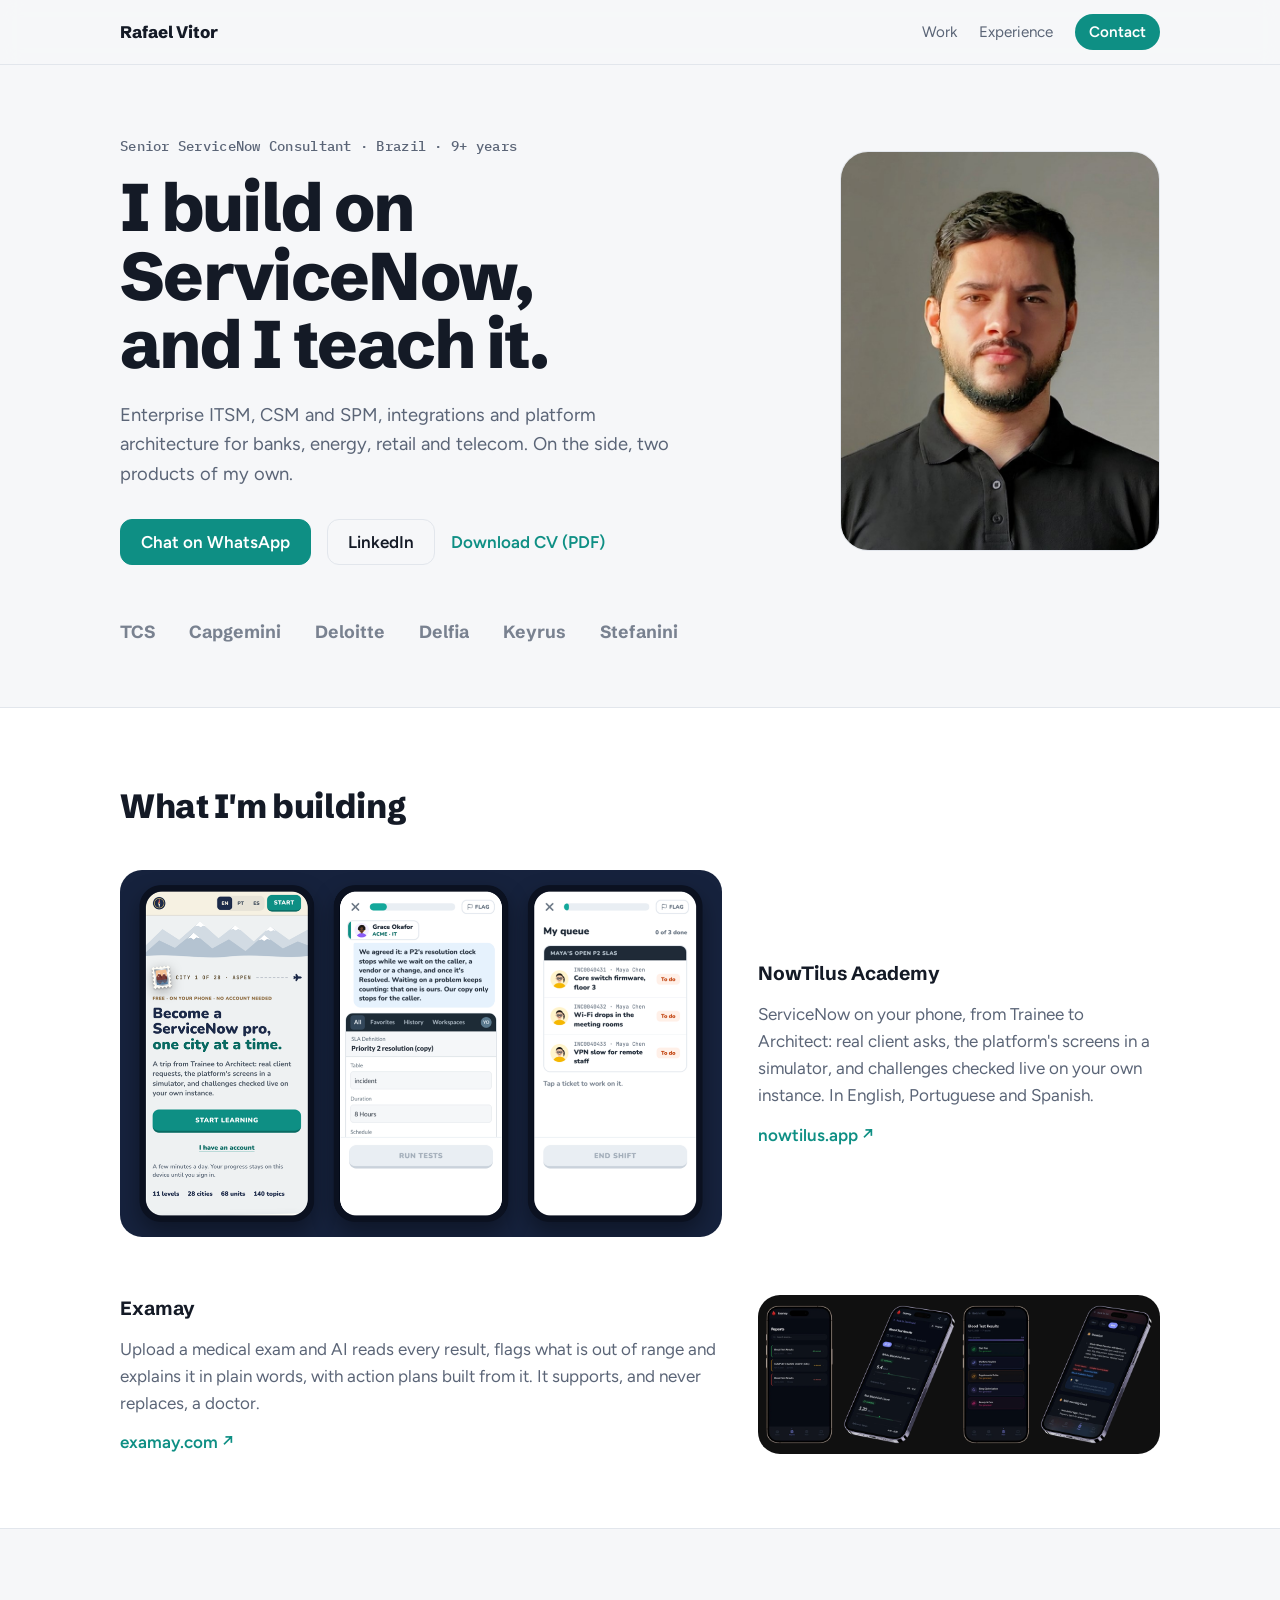
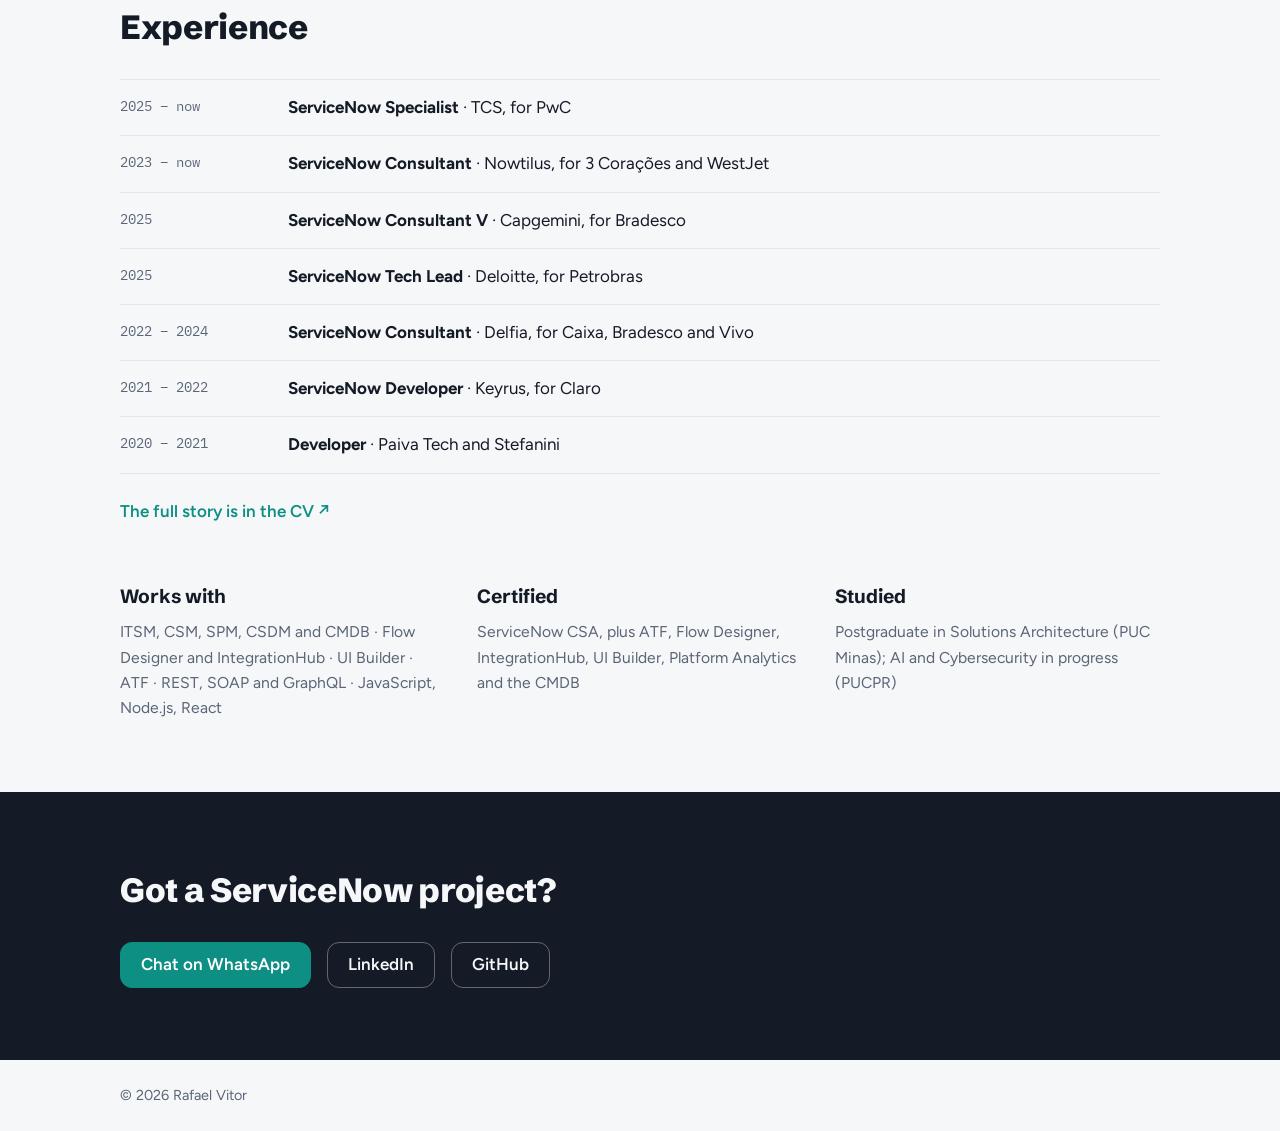
<file: index.html>
<!DOCTYPE html>
<html lang="en">
<head>
  <meta charset="utf-8" />
  <meta name="viewport" content="width=device-width, initial-scale=1, viewport-fit=cover" />
  <title>Rafael Vitor · Senior ServiceNow Consultant</title>
  <meta name="description" content="Senior ServiceNow Consultant and Developer with 9+ years delivering enterprise solutions in ITSM, CSM, SPM, integrations and platform architecture. Maker of NowTilus Academy and Examay." />
  <meta name="author" content="Rafael Vitor" />
  <meta name="theme-color" content="#f6f7f9" />
  <link rel="canonical" href="https://rafaero.github.io/rafael-vitor/" />
  <meta property="og:title" content="Rafael Vitor · Senior ServiceNow Consultant" />
  <meta property="og:description" content="9+ years delivering enterprise ServiceNow: ITSM, CSM, SPM, integrations and platform architecture. Maker of NowTilus Academy and Examay." />
  <meta property="og:type" content="profile" />
  <meta property="og:url" content="https://rafaero.github.io/rafael-vitor/" />
  <meta property="og:image" content="https://rafaero.github.io/rafael-vitor/assets/og-image.png" />
  <link rel="icon" href="assets/favicon.svg" type="image/svg+xml" />
  <link rel="manifest" href="assets/manifest.json" />
  <link rel="preconnect" href="https://fonts.googleapis.com" />
  <link rel="preconnect" href="https://fonts.gstatic.com" crossorigin />
  <link rel="stylesheet" href="https://fonts.googleapis.com/css2?family=Schibsted+Grotesk:wght@500;700;800&family=Figtree:wght@400;500;600&family=IBM+Plex+Mono:wght@400;500&display=swap" />
  <link rel="stylesheet" href="styles.css?v=3" />
  <script defer src="script.js?v=2"></script>
  <script type="application/ld+json">
  {
    "@context": "https://schema.org",
    "@type": "Person",
    "name": "Rafael Vitor",
    "jobTitle": "Senior ServiceNow Consultant",
    "image": "https://rafaero.github.io/rafael-vitor/assets/rafael.jpg",
    "url": "https://rafaero.github.io/rafael-vitor/",
    "sameAs": ["https://www.linkedin.com/in/rafael-vitor-servicenow", "https://github.com/Rafaero"]
  }
  </script>
</head>
<body>
  <header class="top">
    <div class="wrap top-inner">
      <a class="mark" href="#top">Rafael Vitor</a>
      <nav aria-label="Sections">
        <a href="#work">Work</a>
        <a href="#experience">Experience</a>
        <a class="pill" href="#contact">Contact</a>
      </nav>
    </div>
  </header>

  <main id="top">
    <section class="hero wrap">
      <div class="hero-text">
        <p class="record">Senior ServiceNow Consultant · Brazil · 9+ years</p>
        <h1>I build on ServiceNow, and I teach it.</h1>
        <p class="lead">Enterprise ITSM, CSM and SPM, integrations and platform architecture for banks, energy, retail and telecom. On the side, two products of my own.</p>
        <div class="actions">
          <a class="btn" href="https://wa.me/5535984179775?text=Hi%20Rafael%2C%20I%27d%20like%20to%20talk%20about%20a%20ServiceNow%20project." target="_blank" rel="noopener">Chat on WhatsApp</a>
          <a class="btn btn-line" href="https://www.linkedin.com/in/rafael-vitor-servicenow" target="_blank" rel="noopener">LinkedIn</a>
          <a class="link" href="assets/Rafael-Vitor-CV.pdf" target="_blank" rel="noopener">Download CV (PDF)</a>
        </div>
      </div>
      <figure class="portrait">
        <img src="assets/rafael.jpg" width="800" height="875" alt="Rafael Vitor" />
      </figure>
    </section>

    <section class="logos wrap" aria-label="Where I've worked">
      <span>TCS</span><span>Capgemini</span><span>Deloitte</span><span>Delfia</span><span>Keyrus</span><span>Stefanini</span>
    </section>

    <section id="work" class="work">
      <div class="wrap">
        <h2>What I'm building</h2>
        <div class="products">
          <article class="product">
            <img src="assets/nowtilus-screens.png" width="1200" height="731" loading="lazy"
                 alt="NowTilus Academy on a phone: the home page, an SLA definition in the simulator and a queue of tickets" />
            <div class="product-text">
              <h3>NowTilus Academy</h3>
              <p>ServiceNow on your phone, from Trainee to Architect: real client asks, the platform's screens in a simulator, and challenges checked live on your own instance. In English, Portuguese and Spanish.</p>
              <a class="link" href="https://nowtilus.app" target="_blank" rel="noopener">nowtilus.app ↗</a>
            </div>
          </article>
          <article class="product">
            <img src="assets/examay-screens.png" width="1200" height="474" loading="lazy"
                 alt="Examay on a phone: the reports list, a blood test result, the action plans and a diet plan" />
            <div class="product-text">
              <h3>Examay</h3>
              <p>Upload a medical exam and AI reads every result, flags what is out of range and explains it in plain words, with action plans built from it. It supports, and never replaces, a doctor.</p>
              <a class="link" href="https://examay.com" target="_blank" rel="noopener">examay.com ↗</a>
            </div>
          </article>
        </div>
      </div>
    </section>

    <section id="experience" class="wrap experience">
      <h2>Experience</h2>
      <ol class="jobs">
        <li><span class="when">2025 – now</span><span class="what"><strong>ServiceNow Specialist</strong> · TCS, for PwC</span></li>
        <li><span class="when">2023 – now</span><span class="what"><strong>ServiceNow Consultant</strong> · Nowtilus, for 3 Corações and WestJet</span></li>
        <li><span class="when">2025</span><span class="what"><strong>ServiceNow Consultant V</strong> · Capgemini, for Bradesco</span></li>
        <li><span class="when">2025</span><span class="what"><strong>ServiceNow Tech Lead</strong> · Deloitte, for Petrobras</span></li>
        <li><span class="when">2022 – 2024</span><span class="what"><strong>ServiceNow Consultant</strong> · Delfia, for Caixa, Bradesco and Vivo</span></li>
        <li><span class="when">2021 – 2022</span><span class="what"><strong>ServiceNow Developer</strong> · Keyrus, for Claro</span></li>
        <li><span class="when">2020 – 2021</span><span class="what"><strong>Developer</strong> · Paiva Tech and Stefanini</span></li>
      </ol>
      <a class="link" href="assets/Rafael-Vitor-CV.pdf" target="_blank" rel="noopener">The full story is in the CV ↗</a>

      <div class="facts">
        <div>
          <h3>Works with</h3>
          <p>ITSM, CSM, SPM, CSDM and CMDB · Flow Designer and IntegrationHub · UI Builder · ATF · REST, SOAP and GraphQL · JavaScript, Node.js, React</p>
        </div>
        <div>
          <h3>Certified</h3>
          <p>ServiceNow CSA, plus ATF, Flow Designer, IntegrationHub, UI Builder, Platform Analytics and the CMDB</p>
        </div>
        <div>
          <h3>Studied</h3>
          <p>Postgraduate in Solutions Architecture (PUC Minas); AI and Cybersecurity in progress (PUCPR)</p>
        </div>
      </div>
    </section>

    <section id="contact" class="contact">
      <div class="wrap contact-inner">
        <h2>Got a ServiceNow project?</h2>
        <div class="actions">
          <a class="btn" href="https://wa.me/5535984179775?text=Hi%20Rafael%2C%20I%27d%20like%20to%20talk%20about%20a%20ServiceNow%20project." target="_blank" rel="noopener">Chat on WhatsApp</a>
          <a class="btn btn-line" href="https://www.linkedin.com/in/rafael-vitor-servicenow" target="_blank" rel="noopener">LinkedIn</a>
          <a class="btn btn-line" href="https://github.com/Rafaero" target="_blank" rel="noopener">GitHub</a>
        </div>
      </div>
    </section>
  </main>

  <footer class="wrap foot">
    <p>&copy; <span id="year"></span> Rafael Vitor</p>
  </footer>
</body>
</html>
</file>
<file: styles.css>
/* Layout: one calm column; a two-part hero (words left, portrait right), the products as large shots, the career as a short dated list. */
:root {
  --bg: #f6f7f9;
  --surface: #ffffff;
  --ink: #141a26;
  --muted: #5b6577;
  --line: #e2e6ec;
  --accent: #0e8f84;
  --accent-ink: #ffffff;
  --display: "Schibsted Grotesk", "Helvetica Neue", Arial, sans-serif;
  --body: "Figtree", "Segoe UI", system-ui, sans-serif;
  --mono: "IBM Plex Mono", ui-monospace, Menlo, monospace;
  color-scheme: light;
}

* { box-sizing: border-box; }
html { scroll-behavior: smooth; }
body { margin: 0; background: var(--bg); color: var(--ink); font: 400 17px/1.6 var(--body); -webkit-font-smoothing: antialiased; }
img { max-width: 100%; height: auto; display: block; }
h1, h2, h3 { font-family: var(--display); text-wrap: balance; margin: 0; }
h2 { font-size: clamp(1.6rem, 3vw, 2.1rem); font-weight: 800; letter-spacing: -.01em; }
h3 { font-size: 1.2rem; font-weight: 700; }
a { color: inherit; }
:focus-visible { outline: 3px solid var(--accent); outline-offset: 3px; border-radius: 6px; }

.wrap {
  max-width: 1080px; margin: 0 auto;
  padding-left: max(20px, env(safe-area-inset-left, 0px));
  padding-right: max(20px, env(safe-area-inset-right, 0px));
}

/* Header */
.top { position: sticky; top: 0; z-index: 5; background: color-mix(in srgb, var(--bg) 88%, transparent); backdrop-filter: blur(10px); border-bottom: 1px solid var(--line); }
.top-inner { display: flex; align-items: center; justify-content: space-between; gap: 16px; padding-block: 14px; }
.mark { font-family: var(--display); font-weight: 800; text-decoration: none; font-size: 1.05rem; }
nav { display: flex; align-items: center; gap: 22px; font-size: .95rem; }
nav a { text-decoration: none; color: var(--muted); }
nav a:hover { color: var(--ink); }
nav .pill { color: var(--accent-ink); background: var(--accent); padding: 6px 14px; border-radius: 999px; font-weight: 600; }

/* Buttons */
.actions { display: flex; flex-wrap: wrap; align-items: center; gap: 12px 16px; }
.btn {
  display: inline-flex; align-items: center; min-height: 46px; padding: 0 20px; border-radius: 12px;
  background: var(--accent); color: var(--accent-ink); font-weight: 600; text-decoration: none; border: 1.5px solid var(--accent);
}
.btn:hover { filter: brightness(1.06); }
.btn-line { background: transparent; color: var(--ink); border-color: var(--line); }
.btn-line:hover { border-color: var(--ink); filter: none; }
.link { font-weight: 600; color: var(--accent); text-decoration: none; }
.link:hover { text-decoration: underline; }

/* Hero */
.hero { display: grid; grid-template-columns: minmax(0, 1.4fr) minmax(0, .8fr); gap: 48px; align-items: center; padding-block: 72px 48px; }
.record { font: 500 .85rem var(--mono); color: var(--muted); letter-spacing: .02em; margin: 0 0 18px; }
.hero h1 { font-size: clamp(2.4rem, 6vw, 4.2rem); line-height: 1.02; font-weight: 800; letter-spacing: -.025em; }
.lead { font-size: 1.15rem; color: var(--muted); max-width: 46ch; margin: 22px 0 30px; }
.portrait { margin: 0; justify-self: end; width: min(100%, 320px); aspect-ratio: 4 / 5; border-radius: 28px; overflow: hidden; background: var(--surface); border: 1px solid var(--line); }
.portrait img { width: 100%; height: 100%; object-fit: cover; object-position: 50% 30%; }

/* Companies */
.logos { display: flex; flex-wrap: wrap; gap: 10px 34px; padding-block: 8px 64px; font: 700 1.1rem var(--display); color: var(--muted); opacity: .8; }

/* Products */
.work { background: var(--surface); border-block: 1px solid var(--line); padding-block: 72px; }
.products { display: grid; gap: 56px; margin-top: 36px; }
.product { display: grid; grid-template-columns: minmax(0, 1.5fr) minmax(0, 1fr); gap: 36px; align-items: center; }
.product:nth-child(2) img { order: 2; }
.product img { border-radius: 22px; }
.product-text { display: grid; gap: 12px; min-width: 0; }
.product-text p { margin: 0; color: var(--muted); }

/* Experience */
.experience { padding-block: 72px; display: grid; gap: 24px; }
.jobs { list-style: none; margin: 0; padding: 0; border-top: 1px solid var(--line); }
.jobs li { display: grid; grid-template-columns: 9.5rem minmax(0, 1fr); gap: 16px; padding-block: 14px; border-bottom: 1px solid var(--line); }
.when { font: 400 .9rem var(--mono); color: var(--muted); font-variant-numeric: tabular-nums; padding-top: 2px; }
.facts { display: grid; grid-template-columns: repeat(3, minmax(0, 1fr)); gap: 32px; margin-top: 32px; }
.facts p { margin: 8px 0 0; color: var(--muted); font-size: .98rem; }

/* Contact */
.contact { background: var(--ink); color: var(--bg); padding-block: 72px; }
.contact-inner { display: grid; gap: 24px; }
.contact h2 { color: var(--bg); }
.contact .btn-line { color: var(--bg); border-color: color-mix(in srgb, var(--bg) 35%, transparent); }
.contact .btn-line:hover { border-color: var(--bg); }

.foot { padding-block: 24px; color: var(--muted); font-size: .9rem; }
.foot p { margin: 0; }

@media (max-width: 820px) {
  .hero { grid-template-columns: 1fr; padding-block: 40px 32px; gap: 32px; }
  .portrait { justify-self: start; width: 180px; order: -1; }
  .product, .facts { grid-template-columns: 1fr; }
  .product:nth-child(2) img { order: 0; }
  nav a:not(.pill) { display: none; }
}
@media (max-width: 480px) {
  .jobs li { grid-template-columns: 1fr; gap: 2px; }
}
@media (prefers-reduced-motion: reduce) { html { scroll-behavior: auto; } }
</file>
